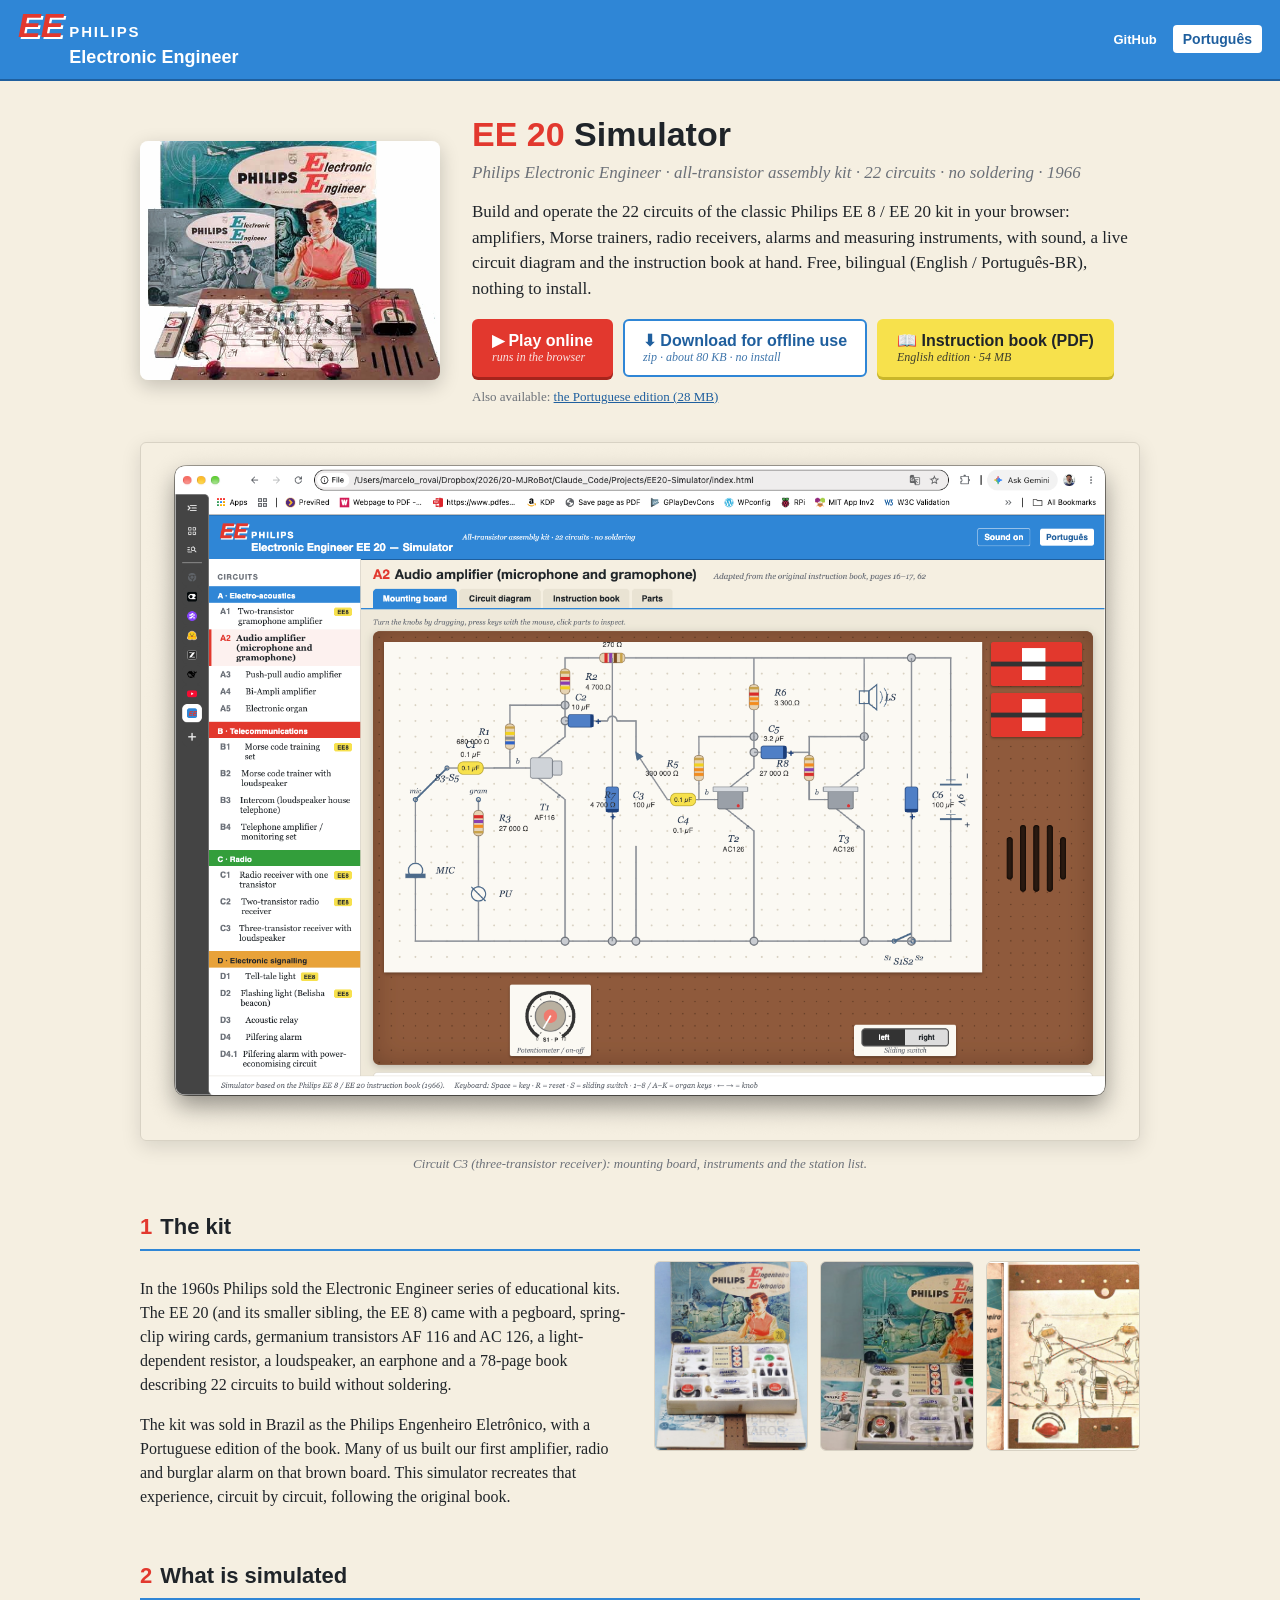
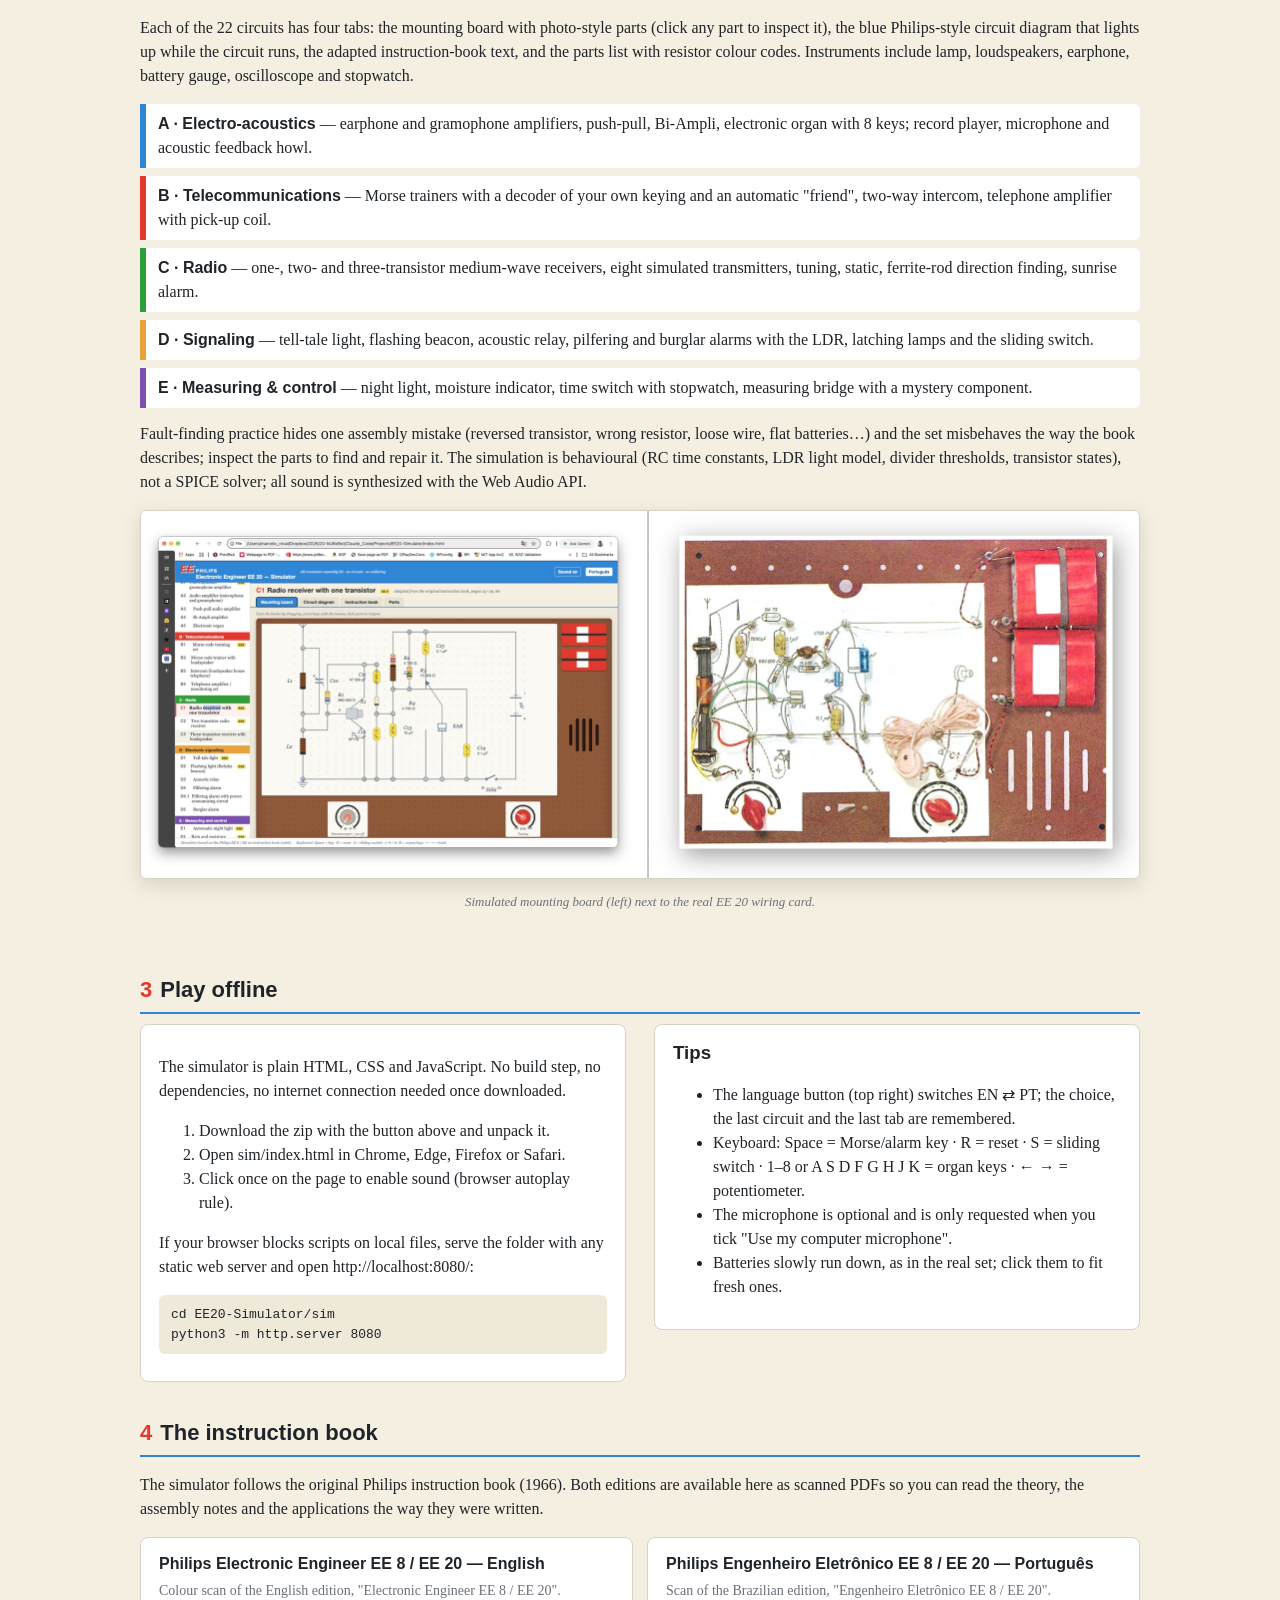
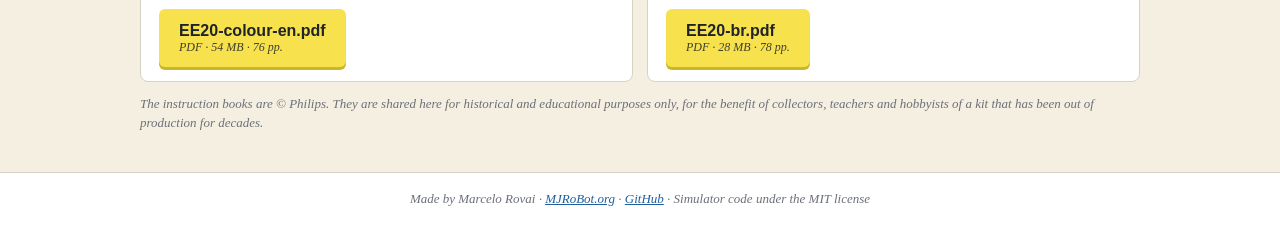
<file: index.html>
<!doctype html>
<html lang="en">
<head>
  <meta charset="utf-8">
  <meta name="viewport" content="width=device-width, initial-scale=1">
  <title>EE 20 Simulator — Philips Electronic Engineer (1966)</title>
  <meta name="description" content="Play online with the 22 circuits of the Philips Electronic Engineer EE 8 / EE 20 kit (1966). Bilingual EN / PT-BR simulator, offline download and the original instruction book.">
  <meta property="og:title" content="EE 20 Simulator · Philips Electronic Engineer">
  <meta property="og:description" content="A realistic, bilingual simulator of the 22 circuits of the 1966 Philips EE 8 / EE 20 all-transistor kit.">
  <meta property="og:image" content="https://mjrovai.github.io/EE20-Simulator/images/ee20-simulator.png">
  <link rel="icon" href="data:image/svg+xml,%3Csvg xmlns='http://www.w3.org/2000/svg' viewBox='0 0 32 32'%3E%3Crect width='32' height='32' rx='6' fill='%232f86d6'/%3E%3Ctext x='4' y='24' font-family='Helvetica' font-weight='900' font-style='italic' font-size='20' fill='%23e2382e'%3EEE%3C/text%3E%3C/svg%3E">
  <style>
    :root { --blue:#2f86d6; --blue-d:#1f5f9e; --red:#e2382e; --yellow:#f7e14c; --cream:#f5efe1; --ink:#1f2429; --muted:#6b7078; --line:#d8d2c4; --panel:#fff; color-scheme: light; }
    * { box-sizing: border-box; }
    html, body { margin: 0; }
    body { font-family: Georgia, 'Times New Roman', serif; color: var(--ink); background: var(--cream); line-height: 1.5; }
    h1, h2, h3, .sans { font-family: 'Helvetica Neue', Helvetica, Arial, sans-serif; }
    a { color: var(--blue-d); }
    header { background: var(--blue); color: #fff; display: flex; align-items: center; gap: 16px; padding: 8px 18px; box-shadow: 0 2px 0 var(--blue-d); }
    .logo { display: flex; align-items: baseline; gap: 6px; font-family: 'Helvetica Neue', Helvetica, Arial, sans-serif; }
    .logo .ee { font-size: 34px; font-weight: 900; color: var(--red); line-height: 1; text-shadow: 2px 2px 0 #fff; font-style: italic; }
    .logo .philips { font-weight: 900; font-size: 15px; letter-spacing: .12em; }
    .logo .title { font-weight: 700; font-size: 18px; }
    header .spacer { flex: 1; }
    header a.gh { color: #fff; font-family: Helvetica, Arial, sans-serif; font-weight: 700; font-size: 13px; text-decoration: none; }
    header button { background: #fff; color: var(--blue-d); border: 0; border-radius: 4px; padding: 6px 10px; font-weight: 700; font-family: Helvetica, Arial, sans-serif; font-size: 14px; cursor: pointer; }
    .wrap { max-width: 1040px; margin: 0 auto; padding: 0 20px; }

    .hero { display: grid; grid-template-columns: 300px 1fr; gap: 32px; align-items: center; padding: 36px 0 28px; }
    .hero img { width: 100%; border-radius: 8px; box-shadow: 0 6px 20px rgba(0,0,0,.2); }
    .hero h1 { margin: 0 0 6px; font-size: 34px; line-height: 1.15; }
    .hero h1 .id { color: var(--red); }
    .hero .tag { font-style: italic; color: var(--muted); margin: 0 0 14px; }
    .hero p { margin: 0 0 18px; font-size: 17px; }
    .actions { display: flex; flex-wrap: wrap; gap: 10px; }
    .btn { display: inline-flex; flex-direction: column; text-decoration: none; border-radius: 6px; padding: 10px 18px; font-family: Helvetica, Arial, sans-serif; font-weight: 700; font-size: 16px; line-height: 1.2; border: 2px solid transparent; }
    .btn small { font-weight: 400; font-size: 12px; opacity: .85; font-family: Georgia, serif; font-style: italic; }
    .btn.play { background: var(--red); color: #fff; box-shadow: 0 3px 0 #a5241c; }
    .btn.play:hover { background: #c92f26; }
    .btn.dl { background: #fff; color: var(--blue-d); border-color: var(--blue); }
    .btn.dl:hover { background: #eaf3fc; }
    .btn.book { background: var(--yellow); color: var(--ink); box-shadow: 0 3px 0 #c9b62a; }
    .btn.book:hover { background: #f2da2e; }
    .alt { font-size: 13px; color: var(--muted); margin-top: 10px; }

    .shot { margin: 8px 0 28px; }
    .shot img { width: 100%; border: 1px solid var(--line); border-radius: 6px; box-shadow: 0 6px 20px rgba(0,0,0,.12); }
    .shot figcaption { font-size: 13px; color: var(--muted); font-style: italic; text-align: center; margin-top: 6px; }

    section { padding: 8px 0 26px; }
    section h2 { font-size: 22px; margin: 0 0 10px; padding-bottom: 6px; border-bottom: 2px solid var(--blue); }
    section h2 .n { color: var(--red); margin-right: 8px; }
    .cols { display: grid; grid-template-columns: 1fr 1fr; gap: 28px; align-items: start; }
    .gallery { display: grid; grid-template-columns: 1fr 1fr 1fr; gap: 12px; }
    .gallery img { width: 100%; height: 190px; object-fit: cover; border-radius: 6px; border: 1px solid var(--line); background: #fff; }
    .groups { list-style: none; padding: 0; margin: 0; display: grid; gap: 8px; }
    .groups li { background: var(--panel); border-left: 6px solid var(--blue); padding: 8px 12px; border-radius: 0 6px 6px 0; }
    .groups li.A { border-color: var(--blue); } .groups li.B { border-color: var(--red); } .groups li.C { border-color: #2e9e3a; } .groups li.D { border-color: #e8a23a; } .groups li.E { border-color: #7a4fb0; }
    .groups b { font-family: Helvetica, Arial, sans-serif; }
    .panel { background: var(--panel); border: 1px solid var(--line); border-radius: 8px; padding: 14px 18px; }
    code, kbd { font-family: Menlo, Consolas, monospace; font-size: 13px; background: #efe9da; padding: 1px 5px; border-radius: 3px; }
    pre { background: #efe9da; padding: 10px 12px; border-radius: 6px; overflow-x: auto; font-size: 13px; }
    .books { display: grid; grid-template-columns: 1fr 1fr; gap: 14px; }
    .books .panel h3 { margin: 0 0 4px; font-size: 16px; }
    .books .panel p { margin: 0 0 8px; font-size: 14px; color: var(--muted); }
    .note { font-size: 13px; color: var(--muted); font-style: italic; margin-top: 12px; }
    footer { font-size: 13px; color: var(--muted); padding: 16px 20px 28px; border-top: 1px solid var(--line); background: #fff; text-align: center; font-style: italic; }
    @media (max-width: 760px) {
      .hero { grid-template-columns: 1fr; gap: 18px; padding-top: 22px; }
      .hero img { max-width: 260px; }
      .cols, .books { grid-template-columns: 1fr; }
      .gallery { grid-template-columns: 1fr; }
      .gallery img { height: auto; }
      header .sans.sub { display: none; }
    }
  </style>
</head>
<body>
  <header>
    <div class="logo"><span class="ee">EE</span><span><div class="philips">PHILIPS</div><div class="title" data-t="appTitle"></div></span></div>
    <div class="spacer"></div>
    <a class="gh" href="https://github.com/Mjrovai/EE20-Simulator">GitHub</a>
    <button id="btnLang"></button>
  </header>

  <main class="wrap">
    <div class="hero">
      <img src="images/EE20.jpg" alt="Philips Electronic Engineer EE 20 kit">
      <div>
        <h1><span class="id">EE 20</span> <span data-t="h1"></span></h1>
        <p class="tag" data-t="tag"></p>
        <p data-t="intro"></p>
        <div class="actions">
          <a class="btn play" href="sim/"><span data-t="play"></span><small data-t="playSub"></small></a>
          <a class="btn dl" href="download/EE20-Simulator-offline.zip"><span data-t="download"></span><small data-t="downloadSub"></small></a>
          <a class="btn book" id="bookBtn"><span data-t="book"></span><small id="bookSub"></small></a>
        </div>
        <div class="alt"><span data-t="altBook"></span> <a id="bookAlt"></a></div>
      </div>
    </div>

    <figure class="shot">
      <img src="images/ee20-simulator.png" alt="EE 20 Simulator screenshot">
      <figcaption data-t="shotCap"></figcaption>
    </figure>

    <section>
      <h2><span class="n">1</span><span data-t="kitH"></span></h2>
      <div class="cols">
        <div>
          <p data-t="kit1"></p>
          <p data-t="kit2"></p>
        </div>
        <div class="gallery">
          <img src="images/ee20-kit-boxed.jpg" alt="EE 20 kit, complete in its box">
          <img src="images/philips-ee-ad-01.jpg" alt="Philips Electronic Engineer advertisement">
          <img src="images/philips-ee-ad-02.jpg" alt="Philips Electronic Engineer advertisement">
        </div>
      </div>
    </section>

    <section>
      <h2><span class="n">2</span><span data-t="simH"></span></h2>
      <p data-t="sim1"></p>
      <ul class="groups">
        <li class="A"><b>A · <span data-t="gA"></span></b> — <span data-t="gAd"></span></li>
        <li class="B"><b>B · <span data-t="gB"></span></b> — <span data-t="gBd"></span></li>
        <li class="C"><b>C · <span data-t="gC"></span></b> — <span data-t="gCd"></span></li>
        <li class="D"><b>D · <span data-t="gD"></span></b> — <span data-t="gDd"></span></li>
        <li class="E"><b>E · <span data-t="gE"></span></b> — <span data-t="gEd"></span></li>
      </ul>
      <p data-t="sim2" style="margin-top:14px"></p>
      <figure class="shot">
        <img src="images/simu-real.jpg" alt="Simulated mounting board next to the real kit">
        <figcaption data-t="realCap"></figcaption>
      </figure>
    </section>

    <section>
      <h2><span class="n">3</span><span data-t="offH"></span></h2>
      <div class="cols">
        <div class="panel">
          <p data-t="off1"></p>
          <ol>
            <li data-t="offS1"></li>
            <li data-t="offS2"></li>
            <li data-t="offS3"></li>
          </ol>
          <p data-t="off2"></p>
<pre>cd EE20-Simulator/sim
python3 -m http.server 8080</pre>
        </div>
        <div class="panel">
          <h3 style="margin:0 0 6px" data-t="tipsH"></h3>
          <ul>
            <li data-t="tip1"></li>
            <li data-t="tip2"></li>
            <li data-t="tip3"></li>
            <li data-t="tip4"></li>
          </ul>
        </div>
      </div>
    </section>

    <section>
      <h2><span class="n">4</span><span data-t="bookH"></span></h2>
      <p data-t="book1"></p>
      <div class="books">
        <div class="panel">
          <h3>Philips Electronic Engineer EE 8 / EE 20 — English</h3>
          <p data-t="bookEn"></p>
          <a class="btn book" href="books/EE20-colour-en.pdf">EE20-colour-en.pdf <small>PDF · 54 MB · 76 pp.</small></a>
        </div>
        <div class="panel">
          <h3>Philips Engenheiro Eletrônico EE 8 / EE 20 — Português</h3>
          <p data-t="bookPt"></p>
          <a class="btn book" href="books/EE20-br.pdf">EE20-br.pdf <small>PDF · 28 MB · 78 pp.</small></a>
        </div>
      </div>
      <p class="note" data-t="bookNote"></p>
    </section>
  </main>

  <footer>
    <span data-t="madeBy"></span> <a href="https://mjrobot.org">MJRoBot.org</a> ·
    <a href="https://github.com/Mjrovai/EE20-Simulator">GitHub</a> ·
    <span data-t="license"></span>
  </footer>

  <script>
    const S = {
      appTitle: { en: 'Electronic Engineer', pt: 'Engenheiro Eletrônico' },
      language: { en: 'Português', pt: 'English' },
      h1: { en: 'Simulator', pt: 'Simulador' },
      tag: { en: 'Philips Electronic Engineer · all-transistor assembly kit · 22 circuits · no soldering · 1966', pt: 'Philips Engenheiro Eletrônico · conjunto de montagem transistorizado · 22 circuitos · sem solda · 1966' },
      intro: { en: 'Build and operate the 22 circuits of the classic Philips EE 8 / EE 20 kit in your browser: amplifiers, Morse trainers, radio receivers, alarms and measuring instruments, with sound, a live circuit diagram and the instruction book at hand. Free, bilingual (English / Português-BR), nothing to install.', pt: 'Monte e opere no navegador os 22 circuitos do clássico conjunto Philips EE 8 / EE 20: amplificadores, treinadores de Morse, receptores de rádio, alarmes e instrumentos de medida, com som, diagrama de circuito ao vivo e o livro de instruções à mão. Grátis, bilíngue (inglês / português-BR), sem instalar nada.' },
      play: { en: '▶ Play online', pt: '▶ Jogar online' },
      playSub: { en: 'runs in the browser', pt: 'roda no navegador' },
      download: { en: '⬇ Download for offline use', pt: '⬇ Baixar para usar offline' },
      downloadSub: { en: 'zip · about 80 KB · no install', pt: 'zip · cerca de 80 KB · sem instalação' },
      book: { en: '📖 Instruction book (PDF)', pt: '📖 Livro de instruções (PDF)' },
      bookSubEn: { en: 'English edition · 54 MB', pt: 'edição em inglês · 54 MB' },
      bookSubPt: { en: 'Portuguese edition · 28 MB', pt: 'edição em português · 28 MB' },
      altBook: { en: 'Also available:', pt: 'Também disponível:' },
      altBookEn: { en: 'the English edition (54 MB)', pt: 'a edição em inglês (54 MB)' },
      altBookPt: { en: 'the Portuguese edition (28 MB)', pt: 'a edição em português (28 MB)' },
      shotCap: { en: 'Circuit C3 (three-transistor receiver): mounting board, instruments and the station list.', pt: 'Circuito C3 (receptor de três transistores): placa de montagem, instrumentos e a lista de estações.' },
      kitH: { en: 'The kit', pt: 'O conjunto' },
      kit1: { en: 'In the 1960s Philips sold the Electronic Engineer series of educational kits. The EE 20 (and its smaller sibling, the EE 8) came with a pegboard, spring-clip wiring cards, germanium transistors AF 116 and AC 126, a light-dependent resistor, a loudspeaker, an earphone and a 78-page book describing 22 circuits to build without soldering.', pt: 'Nos anos 1960 a Philips vendia a série de conjuntos educativos Engenheiro Eletrônico. O EE 20 (e o irmão menor, EE 8) vinha com uma placa perfurada, cartelas de fiação com molas, transistores de germânio AF 116 e AC 126, um LDR, um alto-falante, um fone de ouvido e um livro de 78 páginas descrevendo 22 circuitos para montar sem solda.' },
      kit2: { en: 'The kit was sold in Brazil as the Philips Engenheiro Eletrônico, with a Portuguese edition of the book. Many of us built our first amplifier, radio and burglar alarm on that brown board. This simulator recreates that experience, circuit by circuit, following the original book.', pt: 'No Brasil o conjunto foi vendido como Philips Engenheiro Eletrônico, com edição do livro em português. Muitos de nós montamos o primeiro amplificador, o primeiro rádio e o primeiro alarme naquela placa marrom. Este simulador recria essa experiência, circuito por circuito, seguindo o livro original.' },
      simH: { en: 'What is simulated', pt: 'O que é simulado' },
      sim1: { en: 'Each of the 22 circuits has four tabs: the mounting board with photo-style parts (click any part to inspect it), the blue Philips-style circuit diagram that lights up while the circuit runs, the adapted instruction-book text, and the parts list with resistor colour codes. Instruments include lamp, loudspeakers, earphone, battery gauge, oscilloscope and stopwatch.', pt: 'Cada um dos 22 circuitos tem quatro abas: a placa de montagem com peças em estilo fotográfico (clique em qualquer peça para inspecioná-la), o diagrama azul no estilo Philips que acende enquanto o circuito funciona, o texto adaptado do livro de instruções e a lista de peças com o código de cores dos resistores. Os instrumentos incluem lâmpada, alto-falantes, fone, medidor de bateria, osciloscópio e cronômetro.' },
      gA: { en: 'Electro-acoustics', pt: 'Eletroacústica' },
      gAd: { en: 'earphone and gramophone amplifiers, push-pull, Bi-Ampli, electronic organ with 8 keys; record player, microphone and acoustic feedback howl.', pt: 'amplificadores para fone e toca-discos, push-pull, Bi-Ampli, órgão eletrônico de 8 teclas; toca-discos, microfone e microfonia.' },
      gB: { en: 'Telecommunications', pt: 'Telecomunicações' },
      gBd: { en: 'Morse trainers with a decoder of your own keying and an automatic "friend", two-way intercom, telephone amplifier with pick-up coil.', pt: 'treinadores de Morse com decodificador da sua manipulação e um "amigo" automático, intercomunicador, amplificador telefônico com bobina captadora.' },
      gC: { en: 'Radio', pt: 'Rádio' },
      gCd: { en: 'one-, two- and three-transistor medium-wave receivers, eight simulated transmitters, tuning, static, ferrite-rod direction finding, sunrise alarm.', pt: 'receptores de ondas médias de um, dois e três transistores, oito emissoras simuladas, sintonia, estática, radiogoniometria com a barra de ferrite, despertador solar.' },
      gD: { en: 'Signaling', pt: 'Sinalização' },
      gDd: { en: 'tell-tale light, flashing beacon, acoustic relay, pilfering and burglar alarms with the LDR, latching lamps and the sliding switch.', pt: 'luz-piloto, farol intermitente, relé acústico, alarmes contra furto e contra ladrão com o LDR, lâmpadas com retenção e a chave deslizante.' },
      gE: { en: 'Measuring & control', pt: 'Medição e controle' },
      gEd: { en: 'night light, moisture indicator, time switch with stopwatch, measuring bridge with a mystery component.', pt: 'luz noturna, indicador de umidade, temporizador com cronômetro, ponte de medição com um componente misterioso.' },
      sim2: { en: 'Fault-finding practice hides one assembly mistake (reversed transistor, wrong resistor, loose wire, flat batteries…) and the set misbehaves the way the book describes; inspect the parts to find and repair it. The simulation is behavioural (RC time constants, LDR light model, divider thresholds, transistor states), not a SPICE solver; all sound is synthesized with the Web Audio API.', pt: 'O treino de localização de defeitos esconde um erro de montagem (transistor invertido, resistor errado, fio solto, pilhas gastas…) e o aparelho falha do jeito que o livro descreve; inspecione as peças para achar e consertar. A simulação é comportamental (constantes de tempo RC, modelo de luz do LDR, limiares de divisores, estados dos transistores), não um solucionador SPICE; todo o som é sintetizado com a Web Audio API.' },
      realCap: { en: 'Simulated mounting board (left) next to the real EE 20 wiring card.', pt: 'Placa de montagem simulada (esquerda) ao lado da cartela real do EE 20.' },
      offH: { en: 'Play offline', pt: 'Usar offline' },
      off1: { en: 'The simulator is plain HTML, CSS and JavaScript. No build step, no dependencies, no internet connection needed once downloaded.', pt: 'O simulador é HTML, CSS e JavaScript puros. Sem compilação, sem dependências, sem precisar de internet depois de baixado.' },
      offS1: { en: 'Download the zip with the button above and unpack it.', pt: 'Baixe o zip com o botão acima e descompacte.' },
      offS2: { en: 'Open sim/index.html in Chrome, Edge, Firefox or Safari.', pt: 'Abra sim/index.html no Chrome, Edge, Firefox ou Safari.' },
      offS3: { en: 'Click once on the page to enable sound (browser autoplay rule).', pt: 'Clique uma vez na página para liberar o som (regra de autoplay dos navegadores).' },
      off2: { en: 'If your browser blocks scripts on local files, serve the folder with any static web server and open http://localhost:8080/:', pt: 'Se o navegador bloquear scripts em arquivos locais, sirva a pasta com qualquer servidor web estático e abra http://localhost:8080/:' },
      tipsH: { en: 'Tips', pt: 'Dicas' },
      tip1: { en: 'The language button (top right) switches EN ⇄ PT; the choice, the last circuit and the last tab are remembered.', pt: 'O botão de idioma (canto superior direito) alterna EN ⇄ PT; a escolha, o último circuito e a última aba ficam gravados.' },
      tip2: { en: 'Keyboard: Space = Morse/alarm key · R = reset · S = sliding switch · 1–8 or A S D F G H J K = organ keys · ← → = potentiometer.', pt: 'Teclado: Espaço = tecla Morse/alarme · R = rearme · S = chave deslizante · 1–8 ou A S D F G H J K = teclas do órgão · ← → = potenciômetro.' },
      tip3: { en: 'The microphone is optional and is only requested when you tick "Use my computer microphone".', pt: 'O microfone é opcional e só é pedido quando você marca "Usar o microfone do computador".' },
      tip4: { en: 'Batteries slowly run down, as in the real set; click them to fit fresh ones.', pt: 'As pilhas se gastam aos poucos, como no aparelho real; clique nelas para colocar pilhas novas.' },
      bookH: { en: 'The instruction book', pt: 'O livro de instruções' },
      book1: { en: 'The simulator follows the original Philips instruction book (1966). Both editions are available here as scanned PDFs so you can read the theory, the assembly notes and the applications the way they were written.', pt: 'O simulador segue o livro de instruções original da Philips (1966). As duas edições estão disponíveis aqui em PDF digitalizado, para você ler a teoria, as notas de montagem e as aplicações como foram escritas.' },
      bookEn: { en: 'Colour scan of the English edition, "Electronic Engineer EE 8 / EE 20".', pt: 'Digitalização em cores da edição inglesa, "Electronic Engineer EE 8 / EE 20".' },
      bookPt: { en: 'Scan of the Brazilian edition, "Engenheiro Eletrônico EE 8 / EE 20".', pt: 'Digitalização da edição brasileira, "Engenheiro Eletrônico EE 8 / EE 20".' },
      bookNote: { en: 'The instruction books are © Philips. They are shared here for historical and educational purposes only, for the benefit of collectors, teachers and hobbyists of a kit that has been out of production for decades.', pt: 'Os livros de instruções são © Philips. São compartilhados aqui apenas para fins históricos e educacionais, em benefício de colecionadores, professores e hobbistas de um conjunto fora de produção há décadas.' },
      madeBy: { en: 'Made by Marcelo Rovai ·', pt: 'Feito por Marcelo Rovai ·' },
      license: { en: 'Simulator code under the MIT license', pt: 'Código do simulador sob licença MIT' },
    };
    let lang = (localStorage.getItem('ee20.lang') || (navigator.language || 'en').slice(0, 2)).toLowerCase();
    if (lang !== 'pt') lang = 'en';
    const t = k => (S[k] && S[k][lang] !== undefined) ? S[k][lang] : (S[k] ? S[k].en : k);
    function render() {
      document.documentElement.lang = lang === 'pt' ? 'pt-BR' : 'en';
      document.querySelectorAll('[data-t]').forEach(e => { e.textContent = t(e.getAttribute('data-t')); });
      document.getElementById('btnLang').textContent = t('language');
      const pt = lang === 'pt';
      const b = document.getElementById('bookBtn');
      b.href = pt ? 'books/EE20-br.pdf' : 'books/EE20-colour-en.pdf';
      document.getElementById('bookSub').textContent = t(pt ? 'bookSubPt' : 'bookSubEn');
      const a = document.getElementById('bookAlt');
      a.href = pt ? 'books/EE20-colour-en.pdf' : 'books/EE20-br.pdf';
      a.textContent = t(pt ? 'altBookEn' : 'altBookPt');
      document.title = pt ? 'Simulador EE 20 — Philips Engenheiro Eletrônico (1966)' : 'EE 20 Simulator — Philips Electronic Engineer (1966)';
    }
    document.getElementById('btnLang').addEventListener('click', () => {
      lang = lang === 'pt' ? 'en' : 'pt';
      try { localStorage.setItem('ee20.lang', lang); } catch (e) {}
      render();
    });
    render();
  </script>
</body>
</html>
</file>
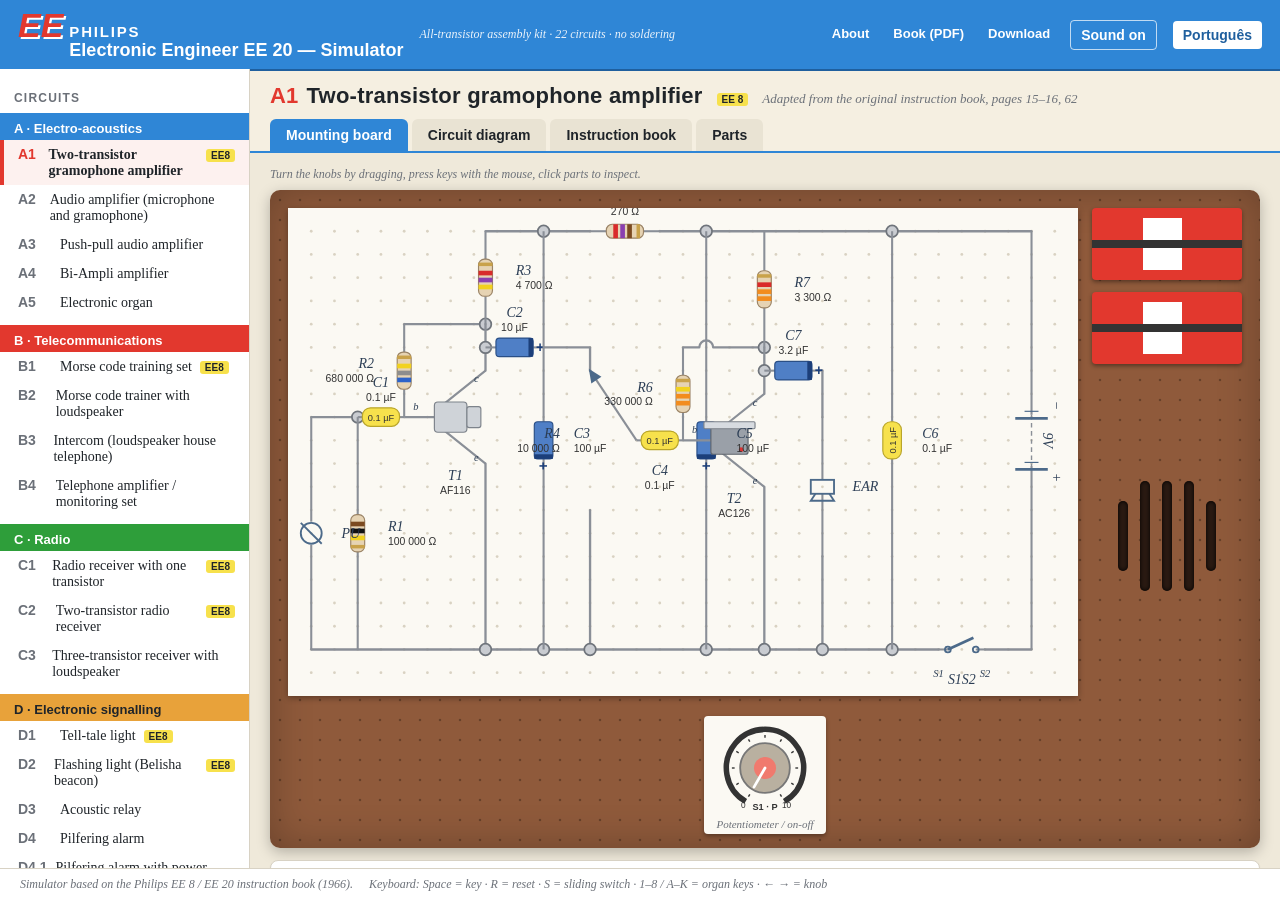
<file: sim/index.html>
<!doctype html>
<html lang="en">
<head>
  <meta charset="utf-8">
  <meta name="viewport" content="width=device-width, initial-scale=1">
  <title>EE 20 Simulator — Philips Electronic Engineer</title>
  <link rel="stylesheet" href="css/style.css">
  <link rel="icon" href="data:image/svg+xml,%3Csvg xmlns='http://www.w3.org/2000/svg' viewBox='0 0 32 32'%3E%3Crect width='32' height='32' rx='6' fill='%232f86d6'/%3E%3Ctext x='4' y='24' font-family='Helvetica' font-weight='900' font-style='italic' font-size='20' fill='%23e2382e'%3EEE%3C/text%3E%3C/svg%3E">
</head>
<body>
  <header>
    <div class="logo"><span class="ee">EE</span><span><div class="philips">PHILIPS</div><div class="title" data-t="appTitle"></div></span></div>
    <div class="sub" data-t="subtitle"></div>
    <div class="spacer"></div>
    <a id="lnkHome" class="hlink" data-t="navHome" title="mjrovai.github.io/EE20-Simulator"></a>
    <a id="lnkBook" class="hlink" data-t="navBook"></a>
    <a id="lnkZip" class="hlink" data-t="navOffline"></a>
    <button id="btnAudio" class="ghost"></button>
    <button id="btnLang"></button>
  </header>

  <div id="app">
    <aside id="sidebar"></aside>
    <main>
      <div class="circuit-head">
        <h1><span class="id" id="cid"></span><span id="cname"></span></h1>
        <span id="cbadge"></span>
        <span class="pages" id="cpages"></span>
      </div>
      <nav class="tabs">
        <button data-tab="board" data-t="tabBoard"></button>
        <button data-tab="schem" data-t="tabSchematic"></button>
        <button data-tab="manual" data-t="tabManual"></button>
        <button data-tab="parts" data-t="tabParts"></button>
      </nav>
      <section id="view">
        <div class="stage" id="stage-board">
          <p class="view-hint" data-t="boardHint"></p>
          <div class="board-wrap">
            <div class="board-card" id="boardCard"></div>
            <div class="board-side">
              <div class="battery" id="bat1"></div>
              <div class="battery" id="bat2"></div>
              <div class="grille" id="grille"><i></i><i></i><i></i><i></i><i></i></div>
            </div>
            <div class="board-strip" id="boardStrip"></div>
          </div>
          <div class="faultbar panel" style="margin-top:12px" id="faultbar"></div>
        </div>
        <div class="stage" id="stage-schem">
          <p class="view-hint" data-t="legendSym"></p>
          <div id="schemBox"></div>
        </div>
        <div class="stage" id="stage-manual"><div class="manual" id="manual"></div></div>
        <div class="stage" id="stage-parts"><div id="partsBox"></div></div>
      </section>
      <section id="dock"></section>
    </main>
  </div>
  <footer><span data-t="madeBy"></span><span data-t="keyboardHint"></span></footer>
  <div id="toast"></div>

  <script src="js/parts.js"></script>
  <script src="js/i18n.js"></script>
  <script src="js/schematic.js"></script>
  <script src="js/audio.js"></script>
  <script src="js/circuits.js"></script>
  <script src="js/models.js"></script>
  <script src="js/app.js"></script>
</body>
</html>
</file>
<file: sim/css/style.css>
/* EE20 Simulator — 1966 Philips Electronic Engineer look */
:root {
  --blue: #2f86d6; --blue-d: #1f5f9e; --red: #e2382e; --yellow: #f7e14c; --cream: #f5efe1; --ink: #1f2429;
  --board: #8f5a3b; --board-d: #6d4229; --card: #fbf9f3; --muted: #6b7078; --line: #d8d2c4; --panel: #ffffff;
  --ok: #2e9e3a; --warn: #d98a12;
  color-scheme: light;
}
* { box-sizing: border-box; }
html, body { margin: 0; height: 100%; }
body { font-family: Georgia, 'Times New Roman', serif; color: var(--ink); background: var(--cream); display: flex; flex-direction: column; min-height: 100vh; }
button, select, input { font-family: inherit; font-size: 14px; }
button { cursor: pointer; }
h1, h2, h3 { font-family: 'Helvetica Neue', Helvetica, Arial, sans-serif; letter-spacing: .01em; }

/* header */
header { background: var(--blue); color: #fff; display: flex; align-items: center; gap: 16px; padding: 8px 18px; box-shadow: 0 2px 0 var(--blue-d); }
.logo { display: flex; align-items: baseline; gap: 6px; font-family: 'Helvetica Neue', Helvetica, Arial, sans-serif; }
.logo .ee { font-size: 34px; font-weight: 900; color: var(--red); line-height: 1; text-shadow: 2px 2px 0 #fff; font-style: italic; }
.logo .philips { font-weight: 900; font-size: 15px; letter-spacing: .12em; }
.logo .title { font-weight: 700; font-size: 18px; }
header .sub { font-size: 12px; opacity: .9; font-style: italic; }
header .spacer { flex: 1; }
header button { background: #fff; color: var(--blue-d); border: 0; border-radius: 4px; padding: 6px 10px; font-weight: 700; font-family: Helvetica, Arial, sans-serif; }
header button.ghost { background: transparent; color: #fff; border: 1px solid rgba(255,255,255,.7); }
header a.hlink { color: #fff; text-decoration: none; font-family: Helvetica, Arial, sans-serif; font-weight: 700; font-size: 13px; padding: 6px 4px; border-bottom: 2px solid transparent; }
header a.hlink:hover { border-bottom-color: var(--yellow); }

/* layout */
#app { display: grid; grid-template-columns: 250px 1fr; flex: 1; min-height: 0; }
aside { background: #fff; border-right: 1px solid var(--line); overflow: auto; padding: 8px 0 20px; }
aside h2 { font-size: 12px; text-transform: uppercase; letter-spacing: .1em; color: var(--muted); margin: 14px 14px 4px; }
aside .grp { font-family: Helvetica, Arial, sans-serif; font-weight: 700; font-size: 13px; padding: 8px 14px 4px; color: #fff; margin-top: 8px; }
aside .grp.A { background: var(--blue); } aside .grp.B { background: var(--red); } aside .grp.C { background: #2e9e3a; } aside .grp.D { background: #e8a23a; color: var(--ink); } aside .grp.E { background: #7a4fb0; }
aside .item { display: flex; gap: 8px; align-items: baseline; padding: 6px 14px; cursor: pointer; border-left: 4px solid transparent; font-size: 14px; }
aside .item:hover { background: #f3f0e8; }
aside .item.active { border-left-color: var(--red); background: #fdf1ef; font-weight: 700; }
aside .item .id { font-family: Helvetica, Arial, sans-serif; font-weight: 700; width: 34px; color: var(--muted); }
aside .item.active .id { color: var(--red); }
.badge { font-family: Helvetica, Arial, sans-serif; font-size: 10px; background: var(--yellow); color: var(--ink); padding: 1px 5px; border-radius: 3px; font-weight: 700; }

main { display: flex; flex-direction: column; min-width: 0; overflow: auto; }
.circuit-head { display: flex; align-items: baseline; gap: 14px; padding: 14px 20px 4px; flex-wrap: wrap; }
.circuit-head h1 { margin: 0; font-size: 22px; }
.circuit-head h1 .id { color: var(--red); margin-right: 8px; }
.circuit-head .pages { color: var(--muted); font-size: 13px; font-style: italic; }
nav.tabs { display: flex; gap: 4px; padding: 6px 20px 0; border-bottom: 2px solid var(--blue); }
nav.tabs button { background: #e9e3d3; border: 0; border-radius: 6px 6px 0 0; padding: 8px 16px; font-family: Helvetica, Arial, sans-serif; font-weight: 700; color: var(--ink); }
nav.tabs button.active { background: var(--blue); color: #fff; }

#view { padding: 14px 20px; background: #efe9da; }
.view-hint { font-size: 12px; color: var(--muted); font-style: italic; margin: 0 0 8px; }
.stage { display: none; }
.stage.active { display: block; }

/* schematic (sym) */
.schem { width: 100%; max-height: 62vh; display: block; }
.schem.sym { background: var(--blue); border-radius: 6px; }
.schem.sym .bg { fill: var(--blue); }
.schem.sym .wire { fill: none; stroke: #fff; stroke-width: 2.2; stroke-linecap: round; stroke-linejoin: round; }
.schem.sym .wire.ins { stroke: #fff; }
.schem.sym .wire.under { stroke-dasharray: 5 4; }
.schem.sym .lead { fill: none; stroke: #fff; stroke-width: 2.2; stroke-linecap: round; }
.schem.sym .lead.dashed { stroke-dasharray: 4 4; stroke-width: 1.6; }
.schem.sym .sym { fill: none; stroke: #fff; stroke-width: 2.2; stroke-linejoin: round; stroke-linecap: round; }
.schem.sym .sym.thick { stroke-width: 3.5; }
.schem.sym .sym.thin { stroke-width: 1.5; }
.schem.sym .sym.fill { fill: #fff; }
.schem.sym .sym.term { fill: var(--blue); }
.schem.sym .junction { fill: #fff; }
.schem.sym .lab { fill: #fff; font-family: Georgia, serif; font-style: italic; font-size: 13px; pointer-events: none; }
.schem.sym .lab.val { font-size: 10px; font-style: normal; font-family: Helvetica, Arial, sans-serif; }
.schem.sym .lab.small { font-size: 10px; }
.schem.sym .tbody { fill: var(--yellow); stroke: none; opacity: 0; transition: opacity .2s; }
.schem.sym .lampglow { stroke: none; fill: url(#lampGrad); opacity: 0; }
.schem.sym .spring { fill: #fff; }
.schem .part.SPK.sounding [data-role=wave] { animation: wave .25s linear infinite; }
@keyframes wave { 0% { opacity: .3; } 50% { opacity: 1; } 100% { opacity: .3; } }
.schem.on .wire { stroke-dasharray: none; }
.schem .clickable { cursor: pointer; }
.schem .inspectable { cursor: help; }
.schem .part.faulty .sym, .schem .part.faulty .lead { stroke: #ffd0d0; }
.schem .part.pressed .sym.thick.blade { stroke: var(--yellow); }
.schem.sym .part:hover .sym, .schem.sym .part:hover .lead { stroke: var(--yellow); }

/* mounting board (phys) */
.board-wrap { background: var(--board); border-radius: 10px; padding: 18px 18px 14px; box-shadow: inset 0 0 40px rgba(0,0,0,.25), 0 4px 14px rgba(0,0,0,.25);
  background-image: radial-gradient(rgba(0,0,0,.28) 1.4px, transparent 1.6px); background-size: 20px 20px; display: grid; grid-template-columns: 1fr 150px; gap: 14px; }
.board-card { background: var(--card); border-radius: 3px; box-shadow: 0 2px 6px rgba(0,0,0,.35); position: relative; }
.board-card .schem { max-height: 60vh; }
.schem.phys .card { fill: var(--card); }
.schem.phys .holes circle { fill: #d9d2c2; }
.schem.phys .wire { fill: none; stroke: #8a8f97; stroke-width: 2; stroke-linecap: round; stroke-linejoin: round; }
.schem.phys .wire.ins { stroke: #d33; stroke-width: 3.5; stroke-dasharray: 6 3; }
.schem.phys .wire.under { stroke-dasharray: 3 4; stroke: #666; }
.schem.phys .lead { fill: none; stroke: #8a8f97; stroke-width: 1.8; }
.schem.phys .lead.dashed { stroke-dasharray: 4 3; stroke-width: 1.2; }
.schem.phys .spring { fill: #c9ccd1; stroke: #6f747b; stroke-width: 1.5; }
.schem.phys .sym { fill: none; stroke: #4c6a8a; stroke-width: 1.6; }
.schem.phys .sym.thick { stroke-width: 2.4; }
.schem.phys .sym.thin { stroke-width: 1; }
.schem.phys .sym.fill { fill: #4c6a8a; }
.schem.phys .sym.term { fill: #fff; }
.schem.phys .junction { fill: #4c6a8a; }
.schem.phys .lab { fill: #2c3e55; font-family: Georgia, serif; font-style: italic; font-size: 12px; pointer-events: none; }
.schem.phys .lab.val { font-size: 9px; font-style: normal; font-family: Helvetica, Arial, sans-serif; fill: #333; }
.schem.phys .lab.small { font-size: 9px; }
.schem.phys .ph-res { fill: #e6d3b3; stroke: #9a8365; stroke-width: 1; }
.schem.phys .ph-poly { fill: var(--yellow); stroke: #b9a52a; stroke-width: 1; }
.schem.phys .ph-elco { fill: #4f7fc6; stroke: #2a4f86; stroke-width: 1; }
.schem.phys .ph-print { fill: #333; font-family: Helvetica, Arial, sans-serif; font-size: 8px; pointer-events: none; }
.schem.phys .ph-plus { fill: #1c3f7a; font-family: Helvetica, Arial, sans-serif; font-size: 12px; font-weight: 700; }
.schem.phys .ph-diode { fill: #f3e7cf; stroke: #a08a5a; }
.schem.phys .ph-ldr { fill: #b8bcc2; stroke: #6a6f76; stroke-width: 1.5; }
.schem.phys .ph-ldr-light { fill: #fff2a0; opacity: 0; }
.schem.phys .ph-lampholder { fill: #4caf7a; stroke: #2e7d55; stroke-width: 2; }
.schem.phys .ph-bulb { fill: #ffe8a0; stroke: #bbb; }
.schem.phys .ph-lampglow { fill: url(#lampGrad); opacity: 0; }
.schem.phys .ph-can { fill: #cfd3d8; stroke: #7d838b; }
.schem.phys .ph-ac { fill: #9aa0a8; stroke: #5f656d; }
.schem.phys .ph-sink { fill: #d7dbe0; stroke: #7d838b; }
.schem.phys .ph-thot { fill: #ff9a3a; opacity: 0; }
.schem.phys .ph-key { fill: #f4f2ec; stroke: #9a9a9a; }
.schem.phys .ph-key.pressed { fill: #d8d4c8; }
.schem.phys .part.printed .sym { stroke: #4c6a8a; }
.schem.phys .part:hover .ph-res, .schem.phys .part:hover .ph-poly, .schem.phys .part:hover .ph-elco { filter: brightness(1.15); }
.board-side { display: flex; flex-direction: column; gap: 12px; }
.battery { background: var(--red); border-radius: 4px; height: 72px; position: relative; box-shadow: 0 2px 4px rgba(0,0,0,.4); }
.battery::before { content: ''; position: absolute; left: 34%; top: 14%; width: 26%; height: 72%; background: #fff; }
.battery::after { content: ''; position: absolute; left: 0; right: 0; top: 45%; height: 10%; background: #333; }
.battery.flat { filter: grayscale(.6) brightness(.8); }
.grille { flex: 1; min-height: 120px; display: flex; gap: 12px; justify-content: center; align-items: center; padding: 10px; }
.grille i { display: block; width: 10px; height: 110px; background: #2a1a12; border-radius: 6px; box-shadow: inset 0 0 4px #000; }
.grille i:first-child, .grille i:last-child { height: 70px; }
.grille.sounding i { animation: grille .12s linear infinite alternate; }
@keyframes grille { from { transform: scaleY(1); } to { transform: scaleY(1.03); } }
.board-strip { grid-column: 1 / -1; display: flex; justify-content: space-around; align-items: flex-end; gap: 20px; padding-top: 6px; }
.board-strip .knobbox { background: var(--card); border-radius: 4px; padding: 6px 12px 4px; text-align: center; box-shadow: 0 2px 4px rgba(0,0,0,.35); }
.board-strip .knobbox .lbl { font-size: 11px; color: var(--muted); font-style: italic; }

/* instrument dock */
#dock { display: grid; grid-template-columns: repeat(auto-fit, minmax(260px, 1fr)); gap: 14px; padding: 14px 20px 30px; }
.panel { background: var(--panel); border: 1px solid var(--line); border-radius: 8px; padding: 12px 14px; box-shadow: 0 1px 2px rgba(0,0,0,.05); }
.panel h3 { margin: 0 0 8px; font-size: 12px; text-transform: uppercase; letter-spacing: .1em; color: var(--muted); }
.ctl { display: flex; flex-direction: column; gap: 6px; margin-bottom: 12px; }
.ctl label, .ctl .lbl { font-size: 13px; font-weight: 700; font-family: Helvetica, Arial, sans-serif; }
.ctl .hint { font-size: 12px; color: var(--muted); font-style: italic; }
.ctl input[type=range] { width: 100%; accent-color: var(--blue); }
.row { display: flex; gap: 8px; align-items: center; flex-wrap: wrap; }
.row .val { font-family: Helvetica, Arial, sans-serif; font-size: 12px; color: var(--muted); min-width: 60px; }
.btn { background: #fff; border: 1px solid #b9b3a5; border-radius: 6px; padding: 6px 10px; font-family: Helvetica, Arial, sans-serif; font-weight: 700; font-size: 13px; }
.btn:hover { background: #f3efe6; }
.btn.on, .btn:active { background: var(--yellow); border-color: #a89a20; }
.btn.red { background: var(--red); color: #fff; border-color: #a52820; }
.btn.red.on { background: #8e1f17; }
.btn.small { padding: 3px 8px; font-size: 12px; }
.keyrow { display: flex; gap: 4px; }
.keyrow .key { flex: 1; height: 56px; background: #fdfcf8; border: 1px solid #999; border-radius: 0 0 6px 6px; font-family: Helvetica, Arial, sans-serif; font-weight: 700; box-shadow: 0 3px 0 #bbb; position: relative; user-select: none; }
.keyrow .key small { display: block; font-weight: 400; font-size: 10px; color: var(--muted); }
.keyrow .key.on { background: var(--yellow); transform: translateY(2px); box-shadow: 0 1px 0 #bbb; }
.bigkey { width: 100%; height: 48px; background: #444; color: #fff; border: 0; border-radius: 8px; font-family: Helvetica, Arial, sans-serif; font-weight: 700; box-shadow: 0 4px 0 #222; user-select: none; }
.bigkey.on { transform: translateY(3px); box-shadow: 0 1px 0 #222; background: var(--red); }
.bigkey.reset { background: #c0392b; box-shadow: 0 4px 0 #7a231b; } .bigkey.reset.on { background: #7a231b; }
.slideswitch { display: inline-flex; border: 2px solid #555; border-radius: 6px; overflow: hidden; background: #ddd; cursor: pointer; user-select: none; font-family: Helvetica, Arial, sans-serif; font-size: 12px; font-weight: 700; }
.slideswitch span { padding: 6px 14px; min-width: 70px; text-align: center; }
.slideswitch span.on { background: #333; color: #fff; }
.knob { width: 92px; height: 92px; touch-action: none; cursor: grab; user-select: none; }
.knob:active { cursor: grabbing; }
.knob .scale { fill: none; stroke: #333; stroke-width: 6; }
.knob .tick { stroke: #333; stroke-width: 1.5; }
.knob .body { fill: #d63a2f; stroke: #8b1d15; stroke-width: 2; }
.knob .body.off { fill: #b9b0a0; stroke: #777; }
.knob .grip { fill: #f07a6e; }
.knob .pointer { stroke: #fff; stroke-width: 3; stroke-linecap: round; }
.knob text { font-size: 9px; font-family: Helvetica, Arial, sans-serif; fill: #333; }
.knob text.name { font-size: 10px; font-weight: 700; }
.compass { width: 120px; height: 120px; }
.check { display: flex; align-items: center; gap: 8px; font-size: 13px; }

/* outputs */
.lampbox { display: flex; align-items: center; gap: 14px; }
.lamp-ind { width: 64px; height: 64px; border-radius: 50%; background: radial-gradient(circle at 40% 35%, #fff5c8, #d9c68c 55%, #9a8a55); position: relative; box-shadow: 0 0 0 6px #4caf7a, 0 0 0 8px #2e7d55; }
.lamp-ind .glow { position: absolute; inset: -30px; border-radius: 50%; background: radial-gradient(circle, rgba(255,225,120,.95), rgba(255,180,0,0) 65%); opacity: 0; pointer-events: none; }
.lamp-ind .fil { position: absolute; inset: 22px; border-radius: 50%; background: #ffb400; opacity: 0; filter: blur(2px); }
.spkbox { display: flex; gap: 16px; align-items: center; }
.spk-ind { width: 64px; height: 64px; border-radius: 50%; background: radial-gradient(circle, #2a2a2a 20%, #555 21%, #333 60%, #777 62%, #222 100%); position: relative; box-shadow: 0 0 0 4px #c9b57a; }
.spk-ind .cone { position: absolute; inset: 14px; border-radius: 50%; border: 2px solid #999; opacity: .6; }
.spk-ind.active .cone { animation: cone .08s linear infinite alternate; }
@keyframes cone { from { transform: scale(1); } to { transform: scale(calc(1 + var(--lvl, 0) * .12)); } }
.ear-ind { width: 40px; height: 40px; border-radius: 50% 50% 50% 50% / 60% 60% 40% 40%; background: #f2d5c4; border: 2px solid #c9a08a; position: relative; }
.ear-ind::after { content: ''; position: absolute; width: 14px; height: 14px; background: #333; border-radius: 50%; left: 11px; top: 11px; }
.ear-ind.active { box-shadow: 0 0 0 4px rgba(226,56,46,.35); }
.meter { font-family: 'Courier New', monospace; font-size: 13px; background: #1c2a1c; color: #8ff28f; padding: 6px 10px; border-radius: 4px; display: inline-block; }
.meter b { color: #fff; }
canvas.scope { width: 100%; height: 110px; background: #0f2b1a; border-radius: 6px; border: 4px solid #444; display: block; }
.batt-gauge { height: 12px; background: #ddd; border-radius: 6px; overflow: hidden; border: 1px solid #aaa; }
.batt-gauge i { display: block; height: 100%; background: linear-gradient(90deg, #e2382e, #f0c02a 40%, #2e9e3a 70%); }
.stations { font-size: 13px; }
.stations .st { display: flex; gap: 8px; align-items: center; padding: 2px 0; }
.stations .bar { flex: 1; height: 8px; background: #eee; border-radius: 4px; overflow: hidden; }
.stations .bar i { display: block; height: 100%; background: var(--blue); }
.stations .f { font-family: 'Courier New', monospace; width: 70px; }
.dial { font-family: 'Courier New', monospace; font-weight: 700; }
.decoded { font-family: 'Courier New', monospace; font-size: 18px; background: #f5f5f0; border: 1px dashed #aaa; padding: 6px 10px; min-height: 36px; letter-spacing: .1em; }
.stopwatch { font-family: 'Courier New', monospace; font-size: 28px; font-weight: 700; }

/* manual */
.manual { max-width: 900px; line-height: 1.5; font-size: 15px; }
.manual h2 { font-size: 15px; color: var(--blue-d); margin: 18px 0 4px; text-transform: uppercase; letter-spacing: .06em; }
.manual .cols { columns: 2; column-gap: 32px; }
.manual .src { color: var(--muted); font-size: 12px; font-style: italic; margin-top: 20px; }
.morse-table { display: grid; grid-template-columns: repeat(auto-fill, minmax(90px, 1fr)); gap: 4px 12px; font-family: 'Courier New', monospace; font-size: 13px; }
.checklist { padding-left: 20px; }
table.parts { border-collapse: collapse; font-size: 14px; width: 100%; max-width: 760px; }
table.parts th, table.parts td { border-bottom: 1px solid var(--line); padding: 6px 10px; text-align: left; vertical-align: middle; }
table.parts th { font-family: Helvetica, Arial, sans-serif; font-size: 12px; text-transform: uppercase; color: var(--muted); }
.bands { display: inline-flex; gap: 3px; align-items: center; background: #e6d3b3; padding: 3px 8px; border-radius: 6px; margin-right: 8px; vertical-align: middle; }
.bands i { display: block; width: 6px; height: 16px; border-radius: 1px; }
.faultbar { display: flex; gap: 10px; align-items: center; flex-wrap: wrap; font-size: 13px; }
.faultbar .state { color: var(--red); font-weight: 700; }
.faultbar .state.ok { color: var(--ok); }

/* inspect popup */
#popup { position: fixed; z-index: 20; background: #fff; border: 2px solid var(--blue); border-radius: 8px; padding: 12px 14px; max-width: 320px; box-shadow: 0 6px 20px rgba(0,0,0,.25); font-size: 14px; }
#popup h4 { margin: 0 0 6px; font-family: Helvetica, Arial, sans-serif; }
#popup .close { float: right; border: 0; background: transparent; font-size: 18px; cursor: pointer; }
#popup .bad { color: var(--red); font-weight: 700; }
#popup .good { color: var(--ok); }

/* toast */
#toast { position: fixed; left: 50%; bottom: 22px; transform: translateX(-50%); background: var(--ink); color: #fff; padding: 10px 16px; border-radius: 8px; font-size: 14px; opacity: 0; transition: opacity .3s; pointer-events: none; z-index: 30; }
#toast.show { opacity: .95; }
footer { font-size: 12px; color: var(--muted); padding: 8px 20px; border-top: 1px solid var(--line); background: #fff; font-style: italic; display: flex; gap: 16px; flex-wrap: wrap; }

@media (max-width: 900px) {
  header .sub { display: none; }
  #app { grid-template-columns: 1fr; }
  aside { max-height: 32vh; border-right: 0; border-bottom: 1px solid var(--line); }
  .manual .cols { columns: 1; }
  .board-wrap { grid-template-columns: 1fr; }
  .board-side { flex-direction: row; }
  .battery { flex: 1; }
}
</file>
